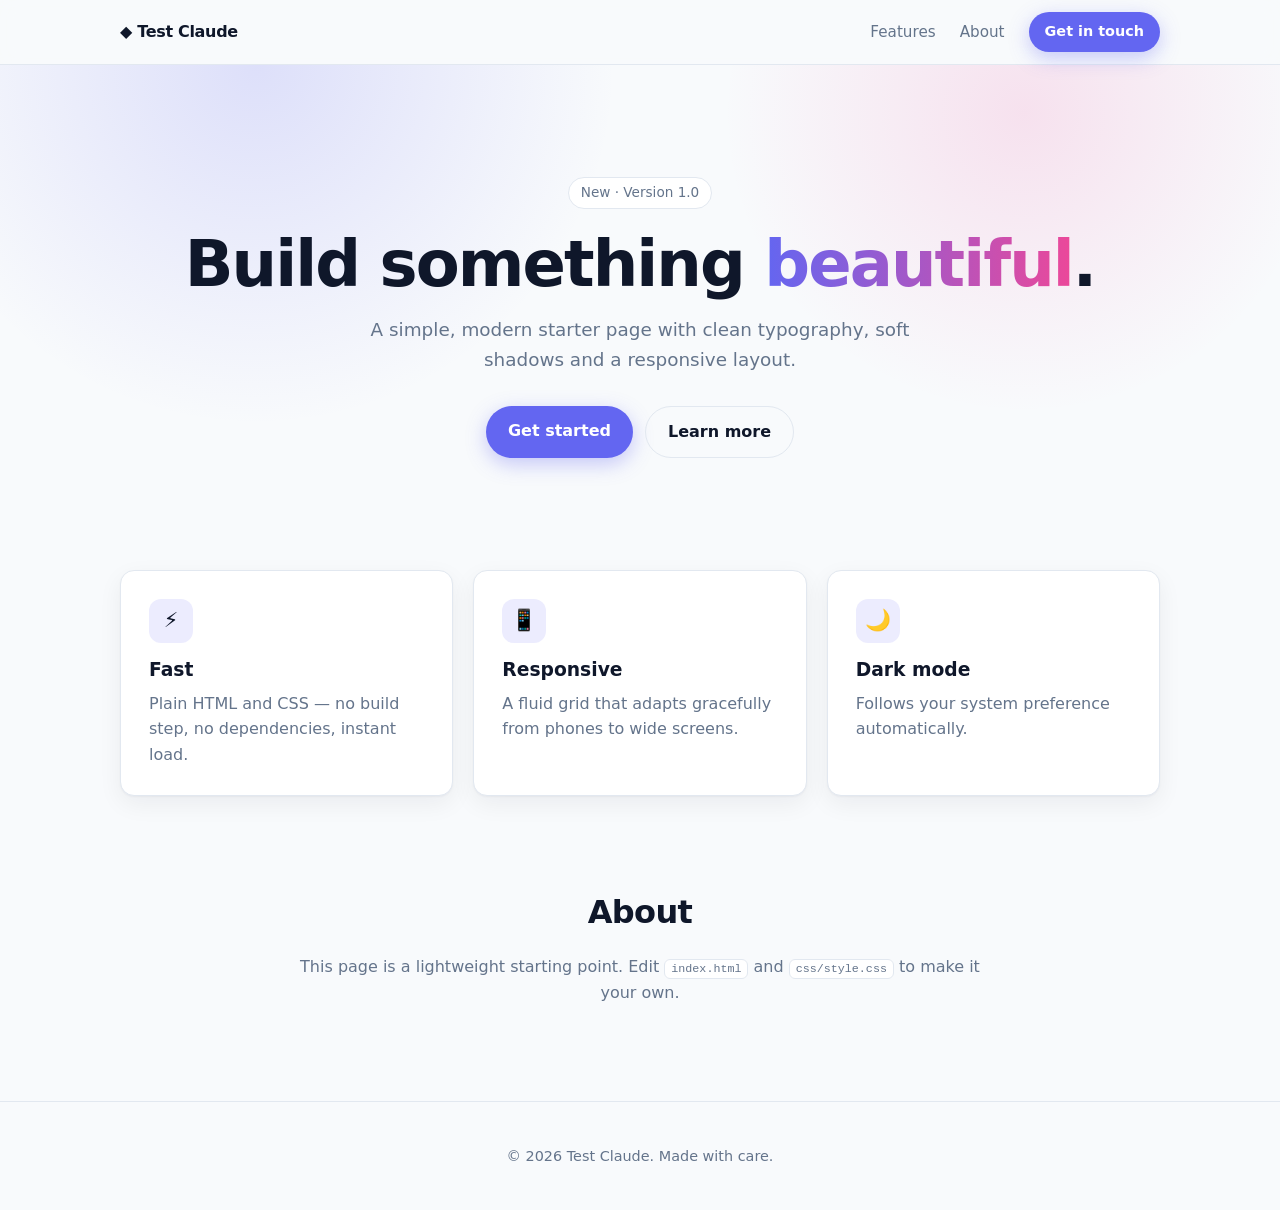
<file: index.html>
<!DOCTYPE html>
<html lang="en">
<head>
  <meta charset="UTF-8">
  <meta name="viewport" content="width=device-width, initial-scale=1.0">
  <title>Test Claude</title>
  <link rel="stylesheet" href="css/style.css">
</head>
<body>
  <header class="nav">
    <div class="container nav-inner">
      <a href="#" class="logo">◆ Test&nbsp;Claude</a>
      <nav>
        <a href="#features">Features</a>
        <a href="#about">About</a>
        <a href="#contact" class="btn btn-small">Get in touch</a>
      </nav>
    </div>
  </header>

  <main>
    <section class="hero">
      <div class="container">
        <span class="badge">New · Version 1.0</span>
        <h1>Build something <span class="gradient">beautiful</span>.</h1>
        <p class="lead">A simple, modern starter page with clean typography, soft shadows and a responsive layout.</p>
        <div class="actions">
          <a href="#features" class="btn">Get started</a>
          <a href="#about" class="btn btn-ghost">Learn more</a>
        </div>
      </div>
    </section>

    <section id="features" class="container features">
      <article class="card">
        <div class="icon">⚡</div>
        <h3>Fast</h3>
        <p>Plain HTML and CSS — no build step, no dependencies, instant load.</p>
      </article>
      <article class="card">
        <div class="icon">📱</div>
        <h3>Responsive</h3>
        <p>A fluid grid that adapts gracefully from phones to wide screens.</p>
      </article>
      <article class="card">
        <div class="icon">🌙</div>
        <h3>Dark mode</h3>
        <p>Follows your system preference automatically.</p>
      </article>
    </section>

    <section id="about" class="container about">
      <h2>About</h2>
      <p>This page is a lightweight starting point. Edit <code>index.html</code> and <code>css/style.css</code> to make it your own.</p>
    </section>
  </main>

  <footer id="contact" class="footer">
    <div class="container">
      <p>&copy; 2026 Test Claude. Made with care.</p>
    </div>
  </footer>
</body>
</html>
</file>
<file: css/style.css>
:root {
  --bg: #f8fafc;
  --surface: #ffffff;
  --text: #0f172a;
  --muted: #64748b;
  --border: #e2e8f0;
  --accent: #6366f1;
  --accent-2: #ec4899;
  --radius: 14px;
  --shadow: 0 1px 2px rgba(15, 23, 42, 0.04), 0 8px 24px rgba(15, 23, 42, 0.06);
}

@media (prefers-color-scheme: dark) {
  :root {
    --bg: #0b1020;
    --surface: #131a2e;
    --text: #e2e8f0;
    --muted: #94a3b8;
    --border: #1e293b;
    --shadow: 0 1px 2px rgba(0, 0, 0, 0.3), 0 8px 24px rgba(0, 0, 0, 0.3);
  }
}

*, *::before, *::after { box-sizing: border-box; }

html { scroll-behavior: smooth; }

body {
  margin: 0;
  font-family: system-ui, -apple-system, "Segoe UI", Roboto, sans-serif;
  line-height: 1.6;
  color: var(--text);
  background: var(--bg);
  -webkit-font-smoothing: antialiased;
}

a { color: inherit; text-decoration: none; }

.container {
  width: 100%;
  max-width: 1080px;
  margin: 0 auto;
  padding: 0 20px;
}

/* Navigation */
.nav {
  position: sticky;
  top: 0;
  z-index: 10;
  background: color-mix(in srgb, var(--bg) 80%, transparent);
  backdrop-filter: blur(10px);
  border-bottom: 1px solid var(--border);
}
.nav-inner {
  display: flex;
  align-items: center;
  justify-content: space-between;
  height: 64px;
}
.logo { font-weight: 700; letter-spacing: -0.02em; }
.nav nav { display: flex; align-items: center; gap: 24px; }
.nav nav a:not(.btn) { color: var(--muted); font-size: 0.95rem; transition: color 0.2s; }
.nav nav a:not(.btn):hover { color: var(--text); }

/* Buttons */
.btn {
  display: inline-block;
  padding: 12px 22px;
  border-radius: 999px;
  background: var(--accent);
  color: #fff;
  font-weight: 600;
  box-shadow: 0 6px 20px color-mix(in srgb, var(--accent) 35%, transparent);
  transition: transform 0.15s, box-shadow 0.2s;
}
.btn:hover { transform: translateY(-2px); }
.btn-small { padding: 8px 16px; font-size: 0.9rem; }
.btn-ghost {
  background: transparent;
  color: var(--text);
  border: 1px solid var(--border);
  box-shadow: none;
}

/* Hero */
.hero {
  padding: 112px 0 88px;
  text-align: center;
  background:
    radial-gradient(600px circle at 20% 0%, color-mix(in srgb, var(--accent) 18%, transparent), transparent 60%),
    radial-gradient(500px circle at 80% 10%, color-mix(in srgb, var(--accent-2) 14%, transparent), transparent 60%);
}
.badge {
  display: inline-block;
  padding: 4px 12px;
  margin-bottom: 20px;
  border: 1px solid var(--border);
  border-radius: 999px;
  background: var(--surface);
  color: var(--muted);
  font-size: 0.85rem;
}
h1 {
  margin: 0 0 16px;
  font-size: clamp(2.4rem, 6vw, 4rem);
  line-height: 1.1;
  letter-spacing: -0.03em;
}
.gradient {
  background: linear-gradient(90deg, var(--accent), var(--accent-2));
  -webkit-background-clip: text;
  background-clip: text;
  color: transparent;
}
.lead {
  max-width: 560px;
  margin: 0 auto 32px;
  color: var(--muted);
  font-size: 1.15rem;
}
.actions { display: flex; gap: 12px; justify-content: center; flex-wrap: wrap; }

/* Features */
.features {
  display: grid;
  grid-template-columns: repeat(auto-fit, minmax(240px, 1fr));
  gap: 20px;
  padding-top: 24px;
  padding-bottom: 64px;
}
.card {
  padding: 28px;
  background: var(--surface);
  border: 1px solid var(--border);
  border-radius: var(--radius);
  box-shadow: var(--shadow);
  transition: transform 0.2s, box-shadow 0.2s;
}
.card:hover { transform: translateY(-4px); }
.card h3 { margin: 12px 0 6px; }
.card p { margin: 0; color: var(--muted); }
.icon {
  display: grid;
  place-items: center;
  width: 44px;
  height: 44px;
  border-radius: 12px;
  background: color-mix(in srgb, var(--accent) 12%, transparent);
  font-size: 1.3rem;
}

/* About */
.about { padding-bottom: 80px; max-width: 720px; text-align: center; }
.about h2 { font-size: 2rem; letter-spacing: -0.02em; margin-bottom: 8px; }
.about p { color: var(--muted); }
code {
  padding: 2px 6px;
  border-radius: 6px;
  background: var(--surface);
  border: 1px solid var(--border);
  font-size: 0.9em;
}

/* Footer */
.footer {
  padding: 28px 0;
  border-top: 1px solid var(--border);
  text-align: center;
  color: var(--muted);
  font-size: 0.9rem;
}

@media (max-width: 600px) {
  .nav nav a:not(.btn) { display: none; }
  .hero { padding: 80px 0 64px; }
}
</file>
